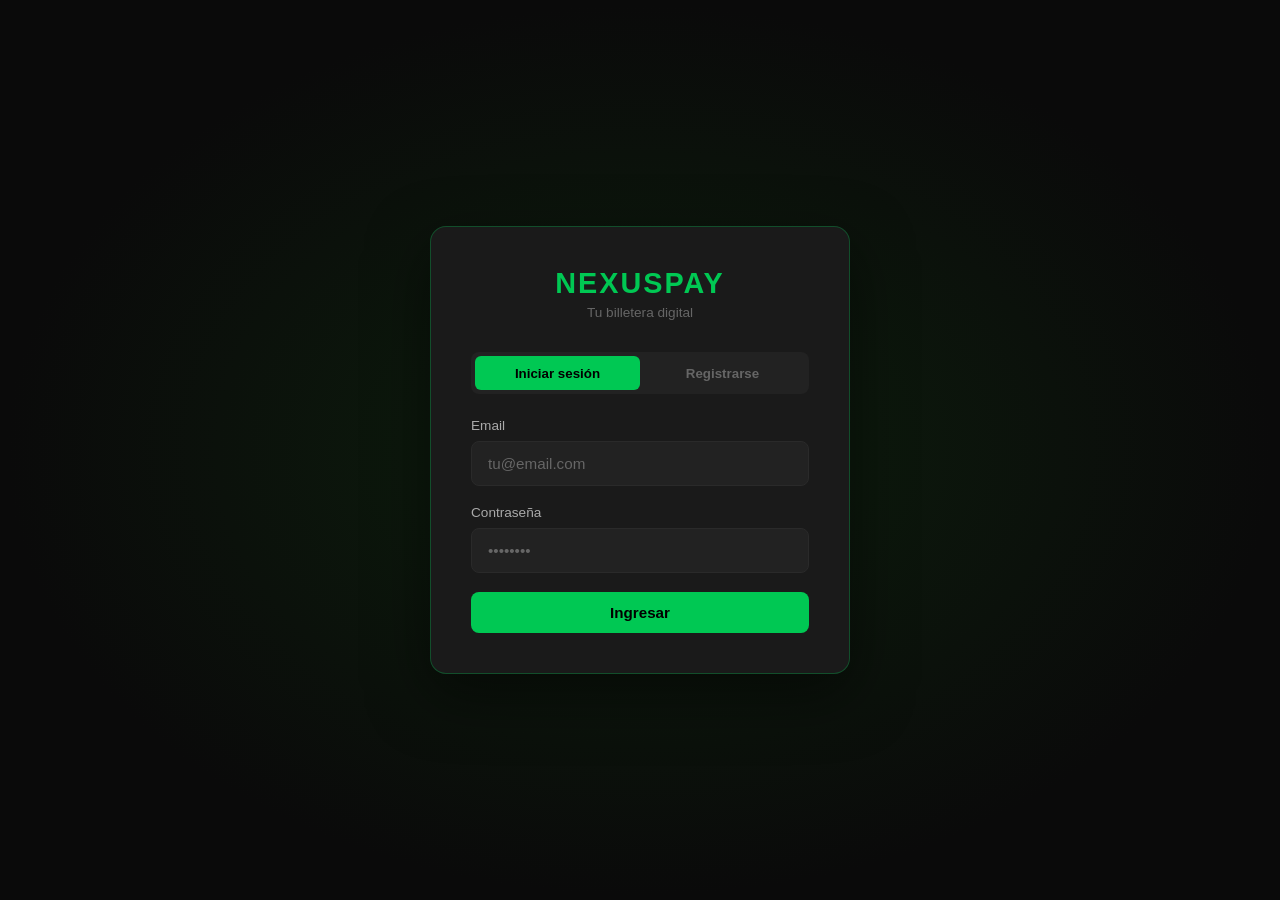
<file: frontend/index.html>
<!DOCTYPE html>
<html lang="es">
<head>
    <meta charset="UTF-8">
    <meta name="viewport" content="width=device-width, initial-scale=1.0">
    <title>NexusPay — Login</title>
    <link rel="stylesheet" href="css/styles.css">
</head>
<body>
    

<div class="login-wrapper">
    <div class="login-card">

        <!-- Logo -->
        <div class="login-logo">
            <h1>NEXUS<span>PAY</span></h1>
            <p>Tu billetera digital</p>
        </div>

        <!-- Tabs Login / Registro -->
        <div class="tab-buttons">
            <button class="tab-btn active" onclick="showTab('login')">Iniciar sesión</button>
            <button class="tab-btn" onclick="showTab('register')">Registrarse</button>
        </div>

        <!-- Alerta -->
        <div id="alert" class="alert"></div>

        <!-- Formulario Login -->
        <div id="form-login">
            <div class="form-group">
                <label class="form-label">Email</label>
                <input type="email" id="login-email" class="form-control" placeholder="tu@email.com">
            </div>
            <div class="form-group">
                <label class="form-label">Contraseña</label>
                <input type="password" id="login-password" class="form-control" placeholder="••••••••">
            </div>
            <button class="btn-green" onclick="login()">Ingresar</button>
        </div>

        <!-- Formulario Registro -->
        <div id="form-register" style="display:none">
            <div class="form-group">
                <label class="form-label">Nombre completo</label>
                <input type="text" id="reg-name" class="form-control" placeholder="Juan García">
            </div>
            <div class="form-group">
                <label class="form-label">Email</label>
                <input type="email" id="reg-email" class="form-control" placeholder="tu@email.com">
            </div>
            <div class="form-group">
                <label class="form-label">Contraseña</label>
                <input type="password" id="reg-password" class="form-control" placeholder="••••••••">
            </div>
            <button class="btn-green" onclick="register()">Crear cuenta</button>
        </div>

    </div>
</div>


<script src="js/index.js"></script>
</body>
</html>
</file>
<file: frontend/css/styles.css>
/* ===== VARIABLES Y BASE ===== */
:root {
    --bg-primary: #0a0a0a;
    --bg-secondary: #111111;
    --bg-card: #1a1a1a;
    --bg-input: #222222;
    --green-primary: #00c853;
    --green-secondary: #00e676;
    --green-dark: #009624;
    --green-glow: rgba(0, 200, 83, 0.15);
    --text-primary: #ffffff;
    --text-secondary: #aaaaaa;
    --text-muted: #666666;
    --border-color: #2a2a2a;
    --border-green: rgba(0, 200, 83, 0.3);
    --danger: #ff4444;
    --warning: #ffaa00;
    --radius: 16px;
    --radius-sm: 8px;
    --transition: all 0.3s ease;
}

* {
    margin: 0;
    padding: 0;
    box-sizing: border-box;
}

body {
    background-color: var(--bg-primary);
    color: var(--text-primary);
    font-family: 'Inter', 'Segoe UI', sans-serif;
    min-height: 100vh;
}

/* ===== NAVBAR ===== */
.navbar {
    background-color: var(--bg-secondary);
    border-bottom: 1px solid var(--border-color);
    padding: 1rem 2rem;
    display: flex;
    justify-content: space-between;
    align-items: center;
    position: sticky;
    top: 0;
    z-index: 100;
}

.navbar-brand {
    font-size: 1.4rem;
    font-weight: 700;
    color: var(--green-primary) !important;
    text-decoration: none;
    letter-spacing: 1px;
}

.navbar-brand span {
    color: var(--text-primary);
}

.nav-user {
    display: flex;
    align-items: center;
    gap: 1rem;
}

.nav-user span {
    color: var(--text-secondary);
    font-size: 0.9rem;
}

/* ===== LAYOUT ===== */
.page-wrapper {
    max-width: 900px;
    margin: 0 auto;
    padding: 2rem 1rem;
}

.page-title {
    font-size: 1.5rem;
    font-weight: 700;
    margin-bottom: 1.5rem;
    color: var(--text-primary);
}

/* ===== CARDS ===== */
.card {
    background-color: var(--bg-card);
    border: 1px solid var(--border-color);
    border-radius: var(--radius);
    padding: 1.5rem;
    margin-bottom: 1.5rem;
}

.card-green {
    background: linear-gradient(135deg, #003d1f 0%, #001a0d 100%);
    border: 1px solid var(--border-green);
    border-radius: var(--radius);
    padding: 2rem;
    margin-bottom: 1.5rem;
    position: relative;
    overflow: hidden;
}

.card-green::before {
    content: '';
    position: absolute;
    top: -50%;
    right: -20%;
    width: 300px;
    height: 300px;
    background: radial-gradient(circle, rgba(0,200,83,0.08) 0%, transparent 70%);
    pointer-events: none;
}

/* ===== BALANCE CARD ===== */
.balance-label {
    font-size: 0.85rem;
    color: var(--text-secondary);
    text-transform: uppercase;
    letter-spacing: 1px;
    margin-bottom: 0.5rem;
}

.balance-amount {
    font-size: 2.8rem;
    font-weight: 700;
    color: var(--green-primary);
    line-height: 1;
    margin-bottom: 0.3rem;
}

.balance-amount span {
    font-size: 1.5rem;
    opacity: 0.7;
}

.balance-reserved {
    font-size: 0.85rem;
    color: var(--text-muted);
    margin-top: 0.5rem;
}

.account-number {
    font-size: 0.8rem;
    color: var(--text-muted);
    font-family: monospace;
    margin-top: 1rem;
    letter-spacing: 1px;
}

/* ===== BOTONES ===== */
.btn-green {
    background-color: var(--green-primary);
    color: #000000;
    border: none;
    border-radius: var(--radius-sm);
    padding: 0.75rem 1.5rem;
    font-weight: 600;
    font-size: 0.95rem;
    cursor: pointer;
    transition: var(--transition);
    width: 100%;
    text-align: center;
    text-decoration: none;
    display: inline-block;
}

.btn-green:hover {
    background-color: var(--green-secondary);
    transform: translateY(-1px);
    box-shadow: 0 4px 20px var(--green-glow);
    color: #000000;
}

.btn-outline {
    background-color: transparent;
    color: var(--green-primary);
    border: 1px solid var(--border-green);
    border-radius: var(--radius-sm);
    padding: 0.75rem 1.5rem;
    font-weight: 600;
    font-size: 0.95rem;
    cursor: pointer;
    transition: var(--transition);
    width: 100%;
    text-align: center;
    text-decoration: none;
    display: inline-block;
}

.btn-outline:hover {
    background-color: var(--green-glow);
    color: var(--green-primary);
    transform: translateY(-1px);
}

.btn-danger {
    background-color: transparent;
    color: var(--danger);
    border: 1px solid rgba(255, 68, 68, 0.3);
    border-radius: var(--radius-sm);
    padding: 0.5rem 1rem;
    font-weight: 600;
    font-size: 0.85rem;
    cursor: pointer;
    transition: var(--transition);
}

.btn-danger:hover {
    background-color: rgba(255, 68, 68, 0.1);
}

.btn-confirm {
    background-color: transparent;
    color: var(--green-primary);
    border: 1px solid var(--border-green);
    border-radius: var(--radius-sm);
    padding: 0.5rem 1rem;
    font-weight: 600;
    font-size: 0.85rem;
    cursor: pointer;
    transition: var(--transition);
}

.btn-confirm:hover {
    background-color: var(--green-glow);
}

/* ===== FORMULARIOS ===== */
.form-group {
    margin-bottom: 1.2rem;
}

.form-label {
    display: block;
    font-size: 0.85rem;
    color: var(--text-secondary);
    margin-bottom: 0.5rem;
    font-weight: 500;
}

.form-control {
    width: 100%;
    background-color: var(--bg-input);
    border: 1px solid var(--border-color);
    border-radius: var(--radius-sm);
    padding: 0.8rem 1rem;
    color: var(--text-primary);
    font-size: 0.95rem;
    transition: var(--transition);
    outline: none;
}

.form-control:focus {
    border-color: var(--green-primary);
    box-shadow: 0 0 0 3px var(--green-glow);
}

.form-control::placeholder {
    color: var(--text-muted);
}

/* ===== LOGIN ===== */
.login-wrapper {
    min-height: 100vh;
    display: flex;
    align-items: center;
    justify-content: center;
    background: radial-gradient(ellipse at center, #0d1f0d 0%, #0a0a0a 70%);
    padding: 1rem;
}

.login-card {
    background-color: var(--bg-card);
    border: 1px solid var(--border-green);
    border-radius: var(--radius);
    padding: 2.5rem;
    width: 100%;
    max-width: 420px;
    box-shadow: 0 20px 60px rgba(0, 0, 0, 0.5);
}

.login-logo {
    text-align: center;
    margin-bottom: 2rem;
}

.login-logo h1 {
    font-size: 1.8rem;
    font-weight: 800;
    color: var(--green-primary);
    letter-spacing: 2px;
}

.login-logo p {
    color: var(--text-muted);
    font-size: 0.85rem;
    margin-top: 0.3rem;
}

.tab-buttons {
    display: flex;
    background-color: var(--bg-input);
    border-radius: var(--radius-sm);
    padding: 4px;
    margin-bottom: 1.5rem;
}

.tab-btn {
    flex: 1;
    padding: 0.6rem;
    border: none;
    border-radius: 6px;
    background: transparent;
    color: var(--text-muted);
    font-weight: 600;
    cursor: pointer;
    transition: var(--transition);
}

.tab-btn.active {
    background-color: var(--green-primary);
    color: #000;
}

/* ===== QUICK ACTIONS ===== */
.quick-actions {
    display: grid;
    grid-template-columns: repeat(3, 1fr);
    gap: 1rem;
    margin-bottom: 1.5rem;
}

.action-btn {
    background-color: var(--bg-card);
    border: 1px solid var(--border-color);
    border-radius: var(--radius);
    padding: 1.2rem 1rem;
    text-align: center;
    text-decoration: none;
    color: var(--text-primary);
    transition: var(--transition);
    cursor: pointer;
}

.action-btn:hover {
    border-color: var(--border-green);
    background-color: var(--green-glow);
    color: var(--text-primary);
    transform: translateY(-2px);
}

.action-icon {
    font-size: 1.5rem;
    margin-bottom: 0.5rem;
}

.action-label {
    font-size: 0.8rem;
    color: var(--text-secondary);
    font-weight: 500;
}

/* ===== TRANSACCIONES ===== */
.transaction-item {
    display: flex;
    justify-content: space-between;
    align-items: center;
    padding: 1rem 0;
    border-bottom: 1px solid var(--border-color);
}

.transaction-item:last-child {
    border-bottom: none;
}

.transaction-icon {
    width: 40px;
    height: 40px;
    border-radius: 50%;
    display: flex;
    align-items: center;
    justify-content: center;
    font-size: 1rem;
    margin-right: 1rem;
    flex-shrink: 0;
}

.transaction-icon.credit {
    background-color: rgba(0, 200, 83, 0.1);
    color: var(--green-primary);
}

.transaction-icon.debit {
    background-color: rgba(255, 68, 68, 0.1);
    color: var(--danger);
}

.transaction-info {
    flex: 1;
}

.transaction-desc {
    font-size: 0.9rem;
    font-weight: 500;
    color: var(--text-primary);
}

.transaction-date {
    font-size: 0.75rem;
    color: var(--text-muted);
    margin-top: 0.2rem;
}

.transaction-amount {
    font-weight: 700;
    font-size: 1rem;
}

.transaction-amount.credit { color: var(--green-primary); }
.transaction-amount.debit { color: var(--danger); }

/* ===== RESERVAS ===== */
.reservation-item {
    display: flex;
    justify-content: space-between;
    align-items: center;
    padding: 1rem;
    background-color: var(--bg-secondary);
    border-radius: var(--radius-sm);
    margin-bottom: 0.8rem;
    border: 1px solid var(--border-color);
}

.reservation-info { flex: 1; }

.reservation-desc {
    font-size: 0.9rem;
    font-weight: 500;
}

.reservation-amount {
    font-size: 0.85rem;
    color: var(--warning);
    margin-top: 0.2rem;
}

.reservation-actions {
    display: flex;
    gap: 0.5rem;
}

/* ===== BADGES ===== */
.badge {
    padding: 0.3rem 0.7rem;
    border-radius: 20px;
    font-size: 0.75rem;
    font-weight: 600;
}

.badge-pending {
    background-color: rgba(255, 170, 0, 0.15);
    color: var(--warning);
}

.badge-confirmed {
    background-color: rgba(0, 200, 83, 0.15);
    color: var(--green-primary);
}

.badge-cancelled {
    background-color: rgba(255, 68, 68, 0.15);
    color: var(--danger);
}

/* ===== ALERTS ===== */
.alert {
    padding: 0.9rem 1rem;
    border-radius: var(--radius-sm);
    margin-bottom: 1rem;
    font-size: 0.9rem;
    display: none;
}

.alert-success {
    background-color: rgba(0, 200, 83, 0.1);
    border: 1px solid var(--border-green);
    color: var(--green-primary);
}

.alert-error {
    background-color: rgba(255, 68, 68, 0.1);
    border: 1px solid rgba(255, 68, 68, 0.3);
    color: var(--danger);
}

/* ===== EMPTY STATE ===== */
.empty-state {
    text-align: center;
    padding: 3rem 1rem;
    color: var(--text-muted);
}

.empty-state .empty-icon {
    font-size: 2.5rem;
    margin-bottom: 1rem;
}

/* ===== RESPONSIVE ===== */
@media (max-width: 600px) {
    .quick-actions {
        grid-template-columns: repeat(3, 1fr);
        gap: 0.7rem;
    }

    .balance-amount {
        font-size: 2rem;
    }

    .page-wrapper {
        padding: 1rem;
    }
}
</file>
